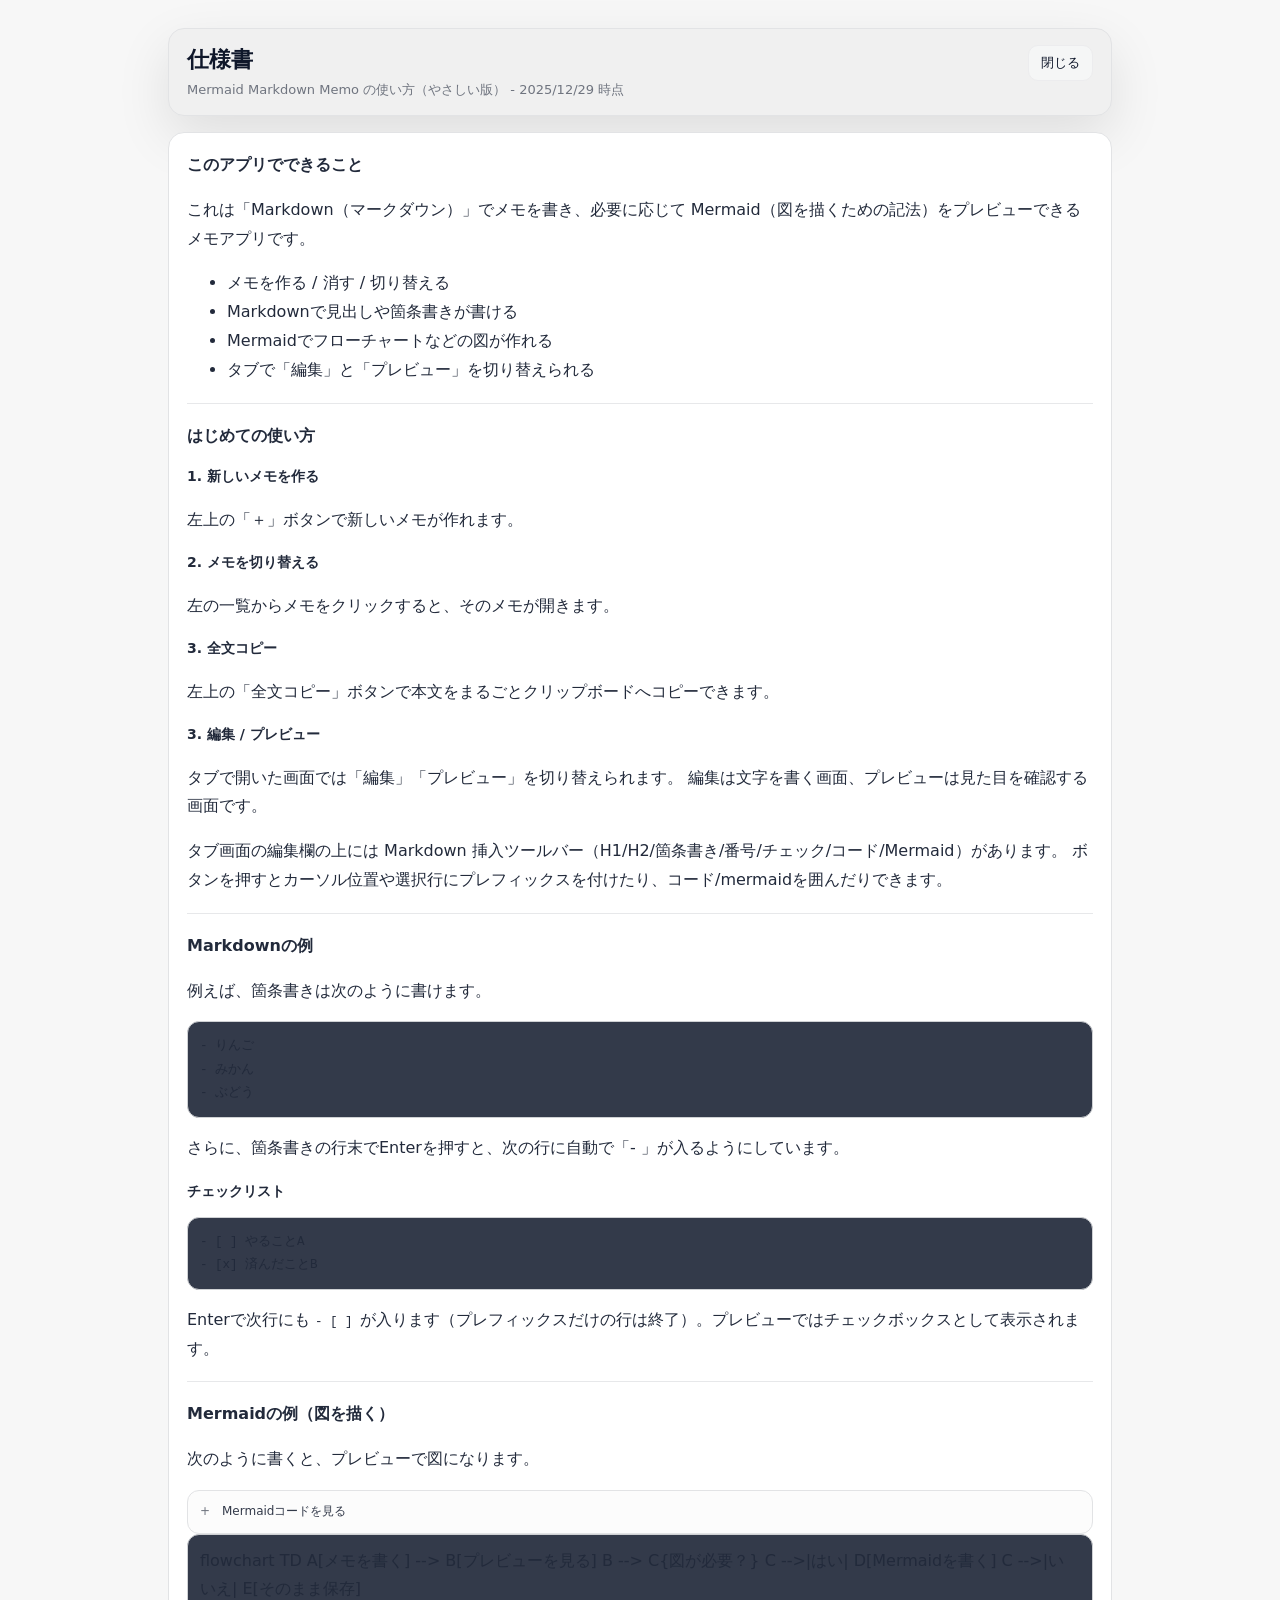
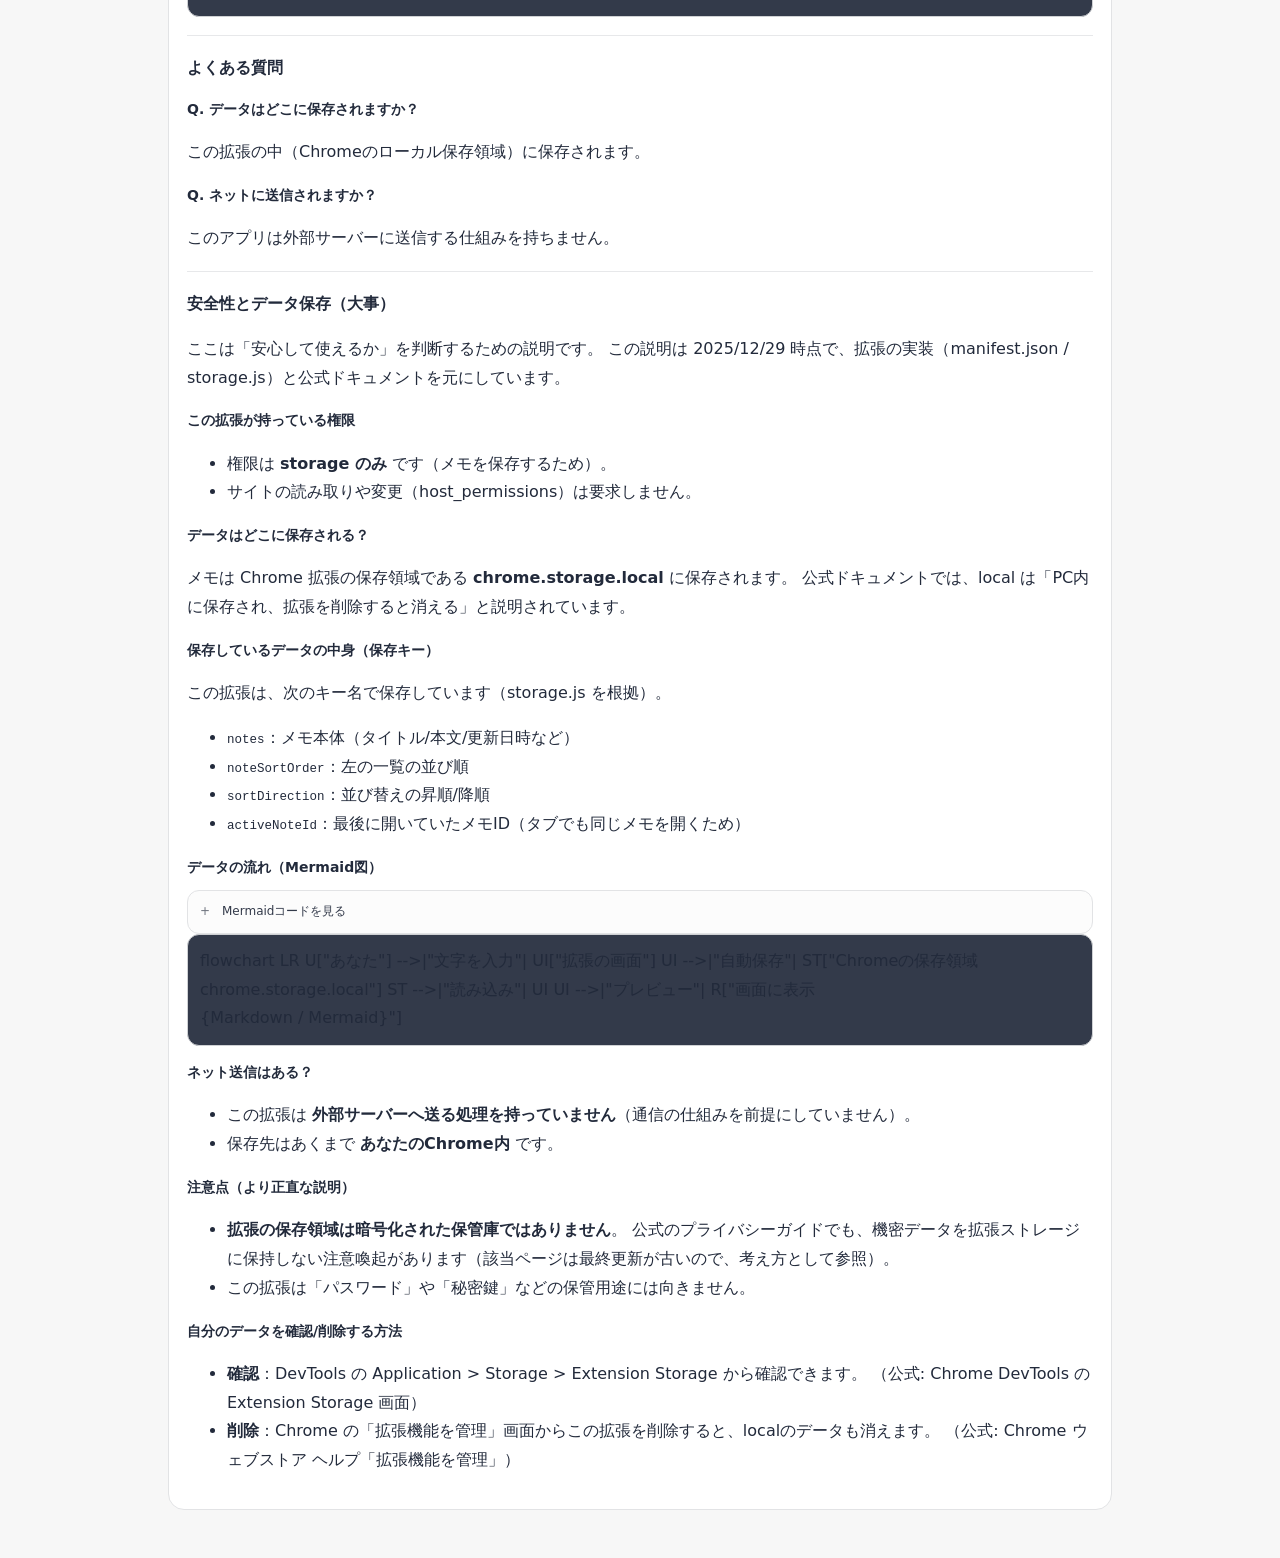
<file: extension/src/docs.html>
<!DOCTYPE html>
<html lang="ja">
  <head>
    <meta charset="UTF-8" />
    <meta name="viewport" content="width=device-width, initial-scale=1.0" />
    <title>仕様書 | Mermaid Markdown Memo</title>
    <link rel="stylesheet" href="themes.css" />
    <link rel="stylesheet" href="popup.css" />
    <link rel="stylesheet" href="docs.css" />
  </head>
  <body>
    <div class="docs">
      <header class="docs__header">
        <div class="docs__title">
          <h1>仕様書</h1>
          <p>Mermaid Markdown Memo の使い方（やさしい版） - 2025/12/29 時点</p>
        </div>
        <div class="docs__actions">
          <button class="button--ghost" id="close">閉じる</button>
        </div>
      </header>

      <main class="docs__content" id="content">
        <section>
          <h2>このアプリでできること</h2>
          <p>
            これは「Markdown（マークダウン）」でメモを書き、必要に応じて
            Mermaid（図を描くための記法）をプレビューできるメモアプリです。
          </p>
          <ul>
            <li>メモを作る / 消す / 切り替える</li>
            <li>Markdownで見出しや箇条書きが書ける</li>
            <li>Mermaidでフローチャートなどの図が作れる</li>
            <li>タブで「編集」と「プレビュー」を切り替えられる</li>
          </ul>
        </section>

        <section>
          <h2>はじめての使い方</h2>
          <h3>1. 新しいメモを作る</h3>
          <p>左上の「＋」ボタンで新しいメモが作れます。</p>

          <h3>2. メモを切り替える</h3>
          <p>左の一覧からメモをクリックすると、そのメモが開きます。</p>

          <h3>3. 全文コピー</h3>
          <p>左上の「全文コピー」ボタンで本文をまるごとクリップボードへコピーできます。</p>

          <h3>3. 編集 / プレビュー</h3>
          <p>
            タブで開いた画面では「編集」「プレビュー」を切り替えられます。
            編集は文字を書く画面、プレビューは見た目を確認する画面です。
          </p>
          <p>
            タブ画面の編集欄の上には Markdown 挿入ツールバー（H1/H2/箇条書き/番号/チェック/コード/Mermaid）があります。
            ボタンを押すとカーソル位置や選択行にプレフィックスを付けたり、コード/mermaidを囲んだりできます。
          </p>
        </section>

        <section>
          <h2>Markdownの例</h2>
          <p>例えば、箇条書きは次のように書けます。</p>
          <pre><code>- りんご
- みかん
- ぶどう</code></pre>
          <p>
            さらに、箇条書きの行末でEnterを押すと、次の行に自動で「- 」が入るようにしています。
          </p>

          <h3>チェックリスト</h3>
          <pre><code>- [ ] やることA
- [x] 済んだことB</code></pre>
          <p>Enterで次行にも <code>- [ ] </code> が入ります（プレフィックスだけの行は終了）。プレビューではチェックボックスとして表示されます。</p>
        </section>

        <section>
          <h2>Mermaidの例（図を描く）</h2>
          <p>次のように書くと、プレビューで図になります。</p>
          <details class="docs__details">
            <summary>Mermaidコードを見る</summary>
            <pre><code>```mermaid
flowchart TD
  A[メモを書く] --> B[プレビューを見る]
  B --> C{図が必要？}
  C -->|はい| D[Mermaidを書く]
  C -->|いいえ| E[そのまま保存]
```</code></pre>
          </details>

          <div class="mermaid">
flowchart TD
  A[メモを書く] --> B[プレビューを見る]
  B --> C{図が必要？}
  C -->|はい| D[Mermaidを書く]
  C -->|いいえ| E[そのまま保存]
          </div>
        </section>

        <section>
          <h2>よくある質問</h2>
          <h3>Q. データはどこに保存されますか？</h3>
          <p>この拡張の中（Chromeのローカル保存領域）に保存されます。</p>

          <h3>Q. ネットに送信されますか？</h3>
          <p>このアプリは外部サーバーに送信する仕組みを持ちません。</p>
        </section>

        <section>
          <h2>安全性とデータ保存（大事）</h2>
          <p>
            ここは「安心して使えるか」を判断するための説明です。
            この説明は 2025/12/29 時点で、拡張の実装（manifest.json / storage.js）と公式ドキュメントを元にしています。
          </p>

          <h3>この拡張が持っている権限</h3>
          <ul>
            <li>権限は <strong>storage のみ</strong> です（メモを保存するため）。</li>
            <li>サイトの読み取りや変更（host_permissions）は要求しません。</li>
          </ul>

          <h3>データはどこに保存される？</h3>
          <p>
            メモは Chrome 拡張の保存領域である <strong>chrome.storage.local</strong> に保存されます。
            公式ドキュメントでは、local は「PC内に保存され、拡張を削除すると消える」と説明されています。
          </p>

          <h3>保存しているデータの中身（保存キー）</h3>
          <p>この拡張は、次のキー名で保存しています（storage.js を根拠）。</p>
          <ul>
            <li><code>notes</code>：メモ本体（タイトル/本文/更新日時など）</li>
            <li><code>noteSortOrder</code>：左の一覧の並び順</li>
            <li><code>sortDirection</code>：並び替えの昇順/降順</li>
            <li><code>activeNoteId</code>：最後に開いていたメモID（タブでも同じメモを開くため）</li>
          </ul>

          <h3>データの流れ（Mermaid図）</h3>
          <details class="docs__details">
            <summary>Mermaidコードを見る</summary>
            <pre><code>```mermaid
flowchart LR
  U["あなた"] -->|"文字を入力"| UI["拡張の画面"]
  UI -->|"自動保存"| ST["Chromeの保存領域<br>chrome.storage.local"]
  ST -->|"読み込み"| UI
  UI -->|"プレビュー"| R["画面に表示<br>{Markdown / Mermaid}"]
```
            </code></pre>
          </details>
          <div class="mermaid">
flowchart LR
  U["あなた"] -->|"文字を入力"| UI["拡張の画面"]
  UI -->|"自動保存"| ST["Chromeの保存領域<br>chrome.storage.local"]
  ST -->|"読み込み"| UI
  UI -->|"プレビュー"| R["画面に表示<br>{Markdown / Mermaid}"]
          </div>

          <h3>ネット送信はある？</h3>
          <ul>
            <li>この拡張は <strong>外部サーバーへ送る処理を持っていません</strong>（通信の仕組みを前提にしていません）。</li>
            <li>保存先はあくまで <strong>あなたのChrome内</strong> です。</li>
          </ul>

          <h3>注意点（より正直な説明）</h3>
          <ul>
            <li><strong>拡張の保存領域は暗号化された保管庫ではありません</strong>。
              公式のプライバシーガイドでも、機密データを拡張ストレージに保持しない注意喚起があります（該当ページは最終更新が古いので、考え方として参照）。
            </li>
            <li>この拡張は「パスワード」や「秘密鍵」などの保管用途には向きません。</li>
          </ul>

          <h3>自分のデータを確認/削除する方法</h3>
          <ul>
            <li>
              <strong>確認</strong>：DevTools の Application &gt; Storage &gt; Extension Storage から確認できます。
              （公式: Chrome DevTools の Extension Storage 画面）
            </li>
            <li>
              <strong>削除</strong>：Chrome の「拡張機能を管理」画面からこの拡張を削除すると、localのデータも消えます。
              （公式: Chrome ウェブストア ヘルプ「拡張機能を管理」）
            </li>
          </ul>
        </section>
      </main>
    </div>

    <script src="lib/mermaid.min.js"></script>
    <script type="module" src="docs.js"></script>
  </body>
</html>
</file>
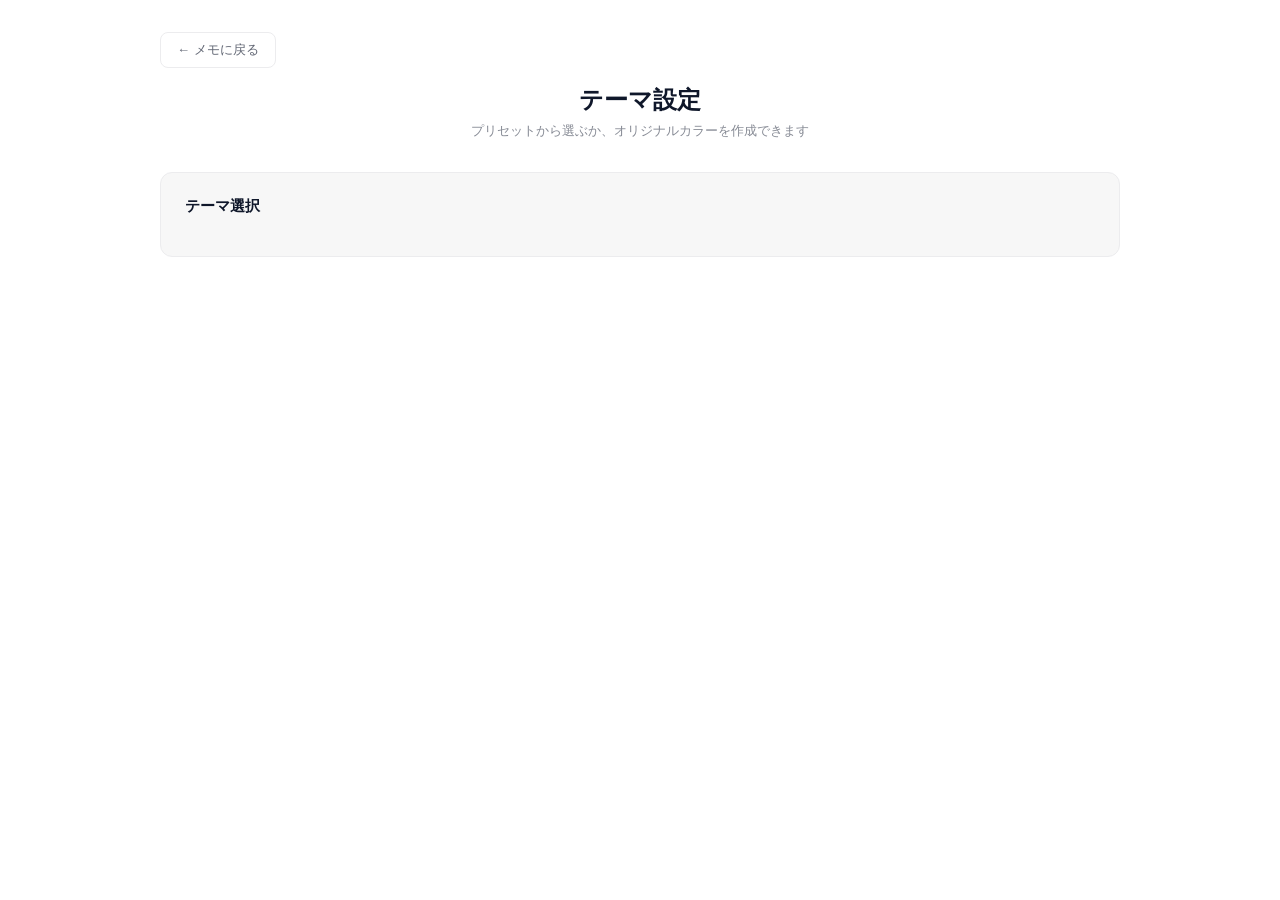
<file: extension/src/options.html>
<!DOCTYPE html>
<html lang="ja">
  <head>
    <meta charset="UTF-8" />
    <title>Mermaid Markdown Memo - 設定</title>
    <link rel="stylesheet" href="themes.css" />
    <link rel="stylesheet" href="options.css" />
  </head>
  <body>
    <div class="options">
      <nav class="options__nav">
        <button type="button" class="options__back-btn" id="backBtn">← メモに戻る</button>
      </nav>

      <header class="options__header">
        <h1 class="options__title">テーマ設定</h1>
        <p class="options__subtitle">プリセットから選ぶか、オリジナルカラーを作成できます</p>
      </header>

      <section class="options__section">
        <h2 class="options__section-title">テーマ選択</h2>
        <div class="theme-grid" id="themeGrid">
          <!-- JS で生成 -->
        </div>
      </section>

      <section class="options__section options__custom-section" id="customSection" hidden>
        <h2 class="options__section-title">カスタムテーマ</h2>

        <div class="custom-layout">
          <!-- 左カラム: コントロール -->
          <div class="custom-layout__controls">
            <div class="custom-controls">
              <div class="custom-controls__row">
                <label class="custom-controls__label" for="baseTheme">ベーステーマ</label>
                <select class="custom-controls__select" id="baseTheme">
                  <option value="light">Light</option>
                  <option value="dark" selected>Dark</option>
                  <option value="solarized-light">Solarized Light</option>
                  <option value="nord">Nord</option>
                  <option value="dracula">Dracula</option>
                </select>
              </div>

              <div class="color-pickers" id="colorPickers">
                <!-- 基本色（常時展開） -->
                <div class="color-group color-group--open">
                  <button type="button" class="color-group__header" data-group="basic">
                    <span class="color-group__title">基本色</span>
                    <span class="color-group__chevron">▾</span>
                  </button>
                  <div class="color-group__body">
                    <div class="color-picker">
                      <label class="color-picker__label" for="colorBg">背景</label>
                      <div class="color-picker__input-group">
                        <input type="color" id="colorBg" class="color-picker__input" />
                        <input type="text" id="colorBgHex" class="color-picker__hex" maxlength="7" spellcheck="false" />
                      </div>
                    </div>
                    <div class="color-picker">
                      <label class="color-picker__label" for="colorText">テキスト</label>
                      <div class="color-picker__input-group">
                        <input type="color" id="colorText" class="color-picker__input" />
                        <input type="text" id="colorTextHex" class="color-picker__hex" maxlength="7" spellcheck="false" />
                      </div>
                    </div>
                    <div class="color-picker">
                      <label class="color-picker__label" for="colorAccent">アクセント</label>
                      <div class="color-picker__input-group">
                        <input type="color" id="colorAccent" class="color-picker__input" />
                        <input type="text" id="colorAccentHex" class="color-picker__hex" maxlength="7" spellcheck="false" />
                      </div>
                    </div>
                    <div class="color-picker">
                      <label class="color-picker__label" for="colorSidebar">サイドバー</label>
                      <div class="color-picker__input-group">
                        <input type="color" id="colorSidebar" class="color-picker__input" />
                        <input type="text" id="colorSidebarHex" class="color-picker__hex" maxlength="7" spellcheck="false" />
                      </div>
                    </div>
                    <div class="color-picker">
                      <label class="color-picker__label" for="colorCode">コード背景</label>
                      <div class="color-picker__input-group">
                        <input type="color" id="colorCode" class="color-picker__input" />
                        <input type="text" id="colorCodeHex" class="color-picker__hex" maxlength="7" spellcheck="false" />
                      </div>
                    </div>
                  </div>
                </div>

                <!-- UI要素（折りたたみ） -->
                <div class="color-group">
                  <button type="button" class="color-group__header" data-group="ui">
                    <span class="color-group__title">UI要素</span>
                    <span class="color-group__chevron">▸</span>
                  </button>
                  <div class="color-group__body">
                    <div class="color-picker color-picker--auto" data-color-key="border">
                      <label class="color-picker__label" for="colorBorder">ボーダー</label>
                      <div class="color-picker__input-group">
                        <input type="color" id="colorBorder" class="color-picker__input" />
                        <input type="text" id="colorBorderHex" class="color-picker__hex" maxlength="7" spellcheck="false" />
                        <button type="button" class="color-picker__auto-btn color-picker__auto-btn--active" data-auto-for="border">自動</button>
                      </div>
                    </div>
                    <div class="color-picker color-picker--auto" data-color-key="hover">
                      <label class="color-picker__label" for="colorHover">ホバー</label>
                      <div class="color-picker__input-group">
                        <input type="color" id="colorHover" class="color-picker__input" />
                        <input type="text" id="colorHoverHex" class="color-picker__hex" maxlength="7" spellcheck="false" />
                        <button type="button" class="color-picker__auto-btn color-picker__auto-btn--active" data-auto-for="hover">自動</button>
                      </div>
                    </div>
                    <div class="color-picker color-picker--auto" data-color-key="button">
                      <label class="color-picker__label" for="colorButton">ボタン</label>
                      <div class="color-picker__input-group">
                        <input type="color" id="colorButton" class="color-picker__input" />
                        <input type="text" id="colorButtonHex" class="color-picker__hex" maxlength="7" spellcheck="false" />
                        <button type="button" class="color-picker__auto-btn color-picker__auto-btn--active" data-auto-for="button">自動</button>
                      </div>
                    </div>
                  </div>
                </div>

                <!-- 状態色（折りたたみ） -->
                <div class="color-group">
                  <button type="button" class="color-group__header" data-group="state">
                    <span class="color-group__title">状態色</span>
                    <span class="color-group__chevron">▸</span>
                  </button>
                  <div class="color-group__body">
                    <div class="color-picker color-picker--auto" data-color-key="danger">
                      <label class="color-picker__label" for="colorDanger">エラー/削除</label>
                      <div class="color-picker__input-group">
                        <input type="color" id="colorDanger" class="color-picker__input" />
                        <input type="text" id="colorDangerHex" class="color-picker__hex" maxlength="7" spellcheck="false" />
                        <button type="button" class="color-picker__auto-btn color-picker__auto-btn--active" data-auto-for="danger">自動</button>
                      </div>
                    </div>
                    <div class="color-picker color-picker--auto" data-color-key="success">
                      <label class="color-picker__label" for="colorSuccess">保存成功</label>
                      <div class="color-picker__input-group">
                        <input type="color" id="colorSuccess" class="color-picker__input" />
                        <input type="text" id="colorSuccessHex" class="color-picker__hex" maxlength="7" spellcheck="false" />
                        <button type="button" class="color-picker__auto-btn color-picker__auto-btn--active" data-auto-for="success">自動</button>
                      </div>
                    </div>
                  </div>
                </div>

                <!-- テキスト詳細（折りたたみ） -->
                <div class="color-group">
                  <button type="button" class="color-group__header" data-group="textDetail">
                    <span class="color-group__title">テキスト詳細</span>
                    <span class="color-group__chevron">▸</span>
                  </button>
                  <div class="color-group__body">
                    <div class="color-picker color-picker--auto" data-color-key="secondaryText">
                      <label class="color-picker__label" for="colorSecondaryText">サブテキスト</label>
                      <div class="color-picker__input-group">
                        <input type="color" id="colorSecondaryText" class="color-picker__input" />
                        <input type="text" id="colorSecondaryTextHex" class="color-picker__hex" maxlength="7" spellcheck="false" />
                        <button type="button" class="color-picker__auto-btn color-picker__auto-btn--active" data-auto-for="secondaryText">自動</button>
                      </div>
                    </div>
                    <div class="color-picker color-picker--auto" data-color-key="mutedText">
                      <label class="color-picker__label" for="colorMutedText">ミュートテキスト</label>
                      <div class="color-picker__input-group">
                        <input type="color" id="colorMutedText" class="color-picker__input" />
                        <input type="text" id="colorMutedTextHex" class="color-picker__hex" maxlength="7" spellcheck="false" />
                        <button type="button" class="color-picker__auto-btn color-picker__auto-btn--active" data-auto-for="mutedText">自動</button>
                      </div>
                    </div>
                  </div>
                </div>
              </div>
            </div>

            <div class="custom-actions">
              <button type="button" class="custom-actions__btn custom-actions__btn--save" id="saveCustom">保存</button>
              <button type="button" class="custom-actions__btn custom-actions__btn--reset" id="resetCustom">リセット</button>
            </div>

            <div class="custom-status" id="customStatus" hidden></div>
          </div>

          <!-- 右カラム: プレビュー (sticky) -->
          <div class="custom-layout__preview">
            <div class="preview-panel" id="previewPanel">
              <h3 class="preview-panel__title">プレビュー</h3>

              <!-- タブ切替 -->
              <div class="preview-tabs">
                <button type="button" class="preview-tabs__btn preview-tabs__btn--active" data-preview-tab="popup">ポップアップ</button>
                <button type="button" class="preview-tabs__btn" data-preview-tab="tab">タブビュー</button>
              </div>

              <!-- ポップアップビュー（既存） -->
              <div class="preview-mini" id="previewMini" data-preview-view="popup">
                <div class="preview-mini__sidebar">
                  <div class="preview-mini__sidebar-header">Memo</div>
                  <div class="preview-mini__sidebar-item preview-mini__sidebar-item--active">メモ 1</div>
                  <div class="preview-mini__sidebar-item">メモ 2</div>
                  <div class="preview-mini__sidebar-item">メモ 3</div>
                </div>
                <div class="preview-mini__editor">
                  <div class="preview-mini__toolbar">
                    <span class="preview-mini__toolbar-btn preview-mini__toolbar-btn--active">編集</span>
                    <span class="preview-mini__toolbar-btn">プレビュー</span>
                  </div>
                  <div class="preview-mini__content">
                    <div class="preview-mini__title-bar">サンプルメモ</div>
                    <div class="preview-mini__text-area">
                      <span class="preview-mini__text-line">## 見出し</span>
                      <span class="preview-mini__text-line preview-mini__text-line--muted">テキストの内容…</span>
                    </div>
                    <div class="preview-mini__code-block">
                      <span class="preview-mini__code-text">const x = 42;</span>
                    </div>
                    <div class="preview-mini__accent-bar"></div>
                  </div>
                </div>
              </div>

              <!-- タブビュー（新規） -->
              <div class="preview-mini preview-mini--tab" id="previewTab" data-preview-view="tab" style="display:none">
                <!-- Markdownツールバー -->
                <div class="preview-mini__md-toolbar">
                  <span class="preview-mini__md-btn">B</span>
                  <span class="preview-mini__md-btn">I</span>
                  <span class="preview-mini__md-btn">H</span>
                  <span class="preview-mini__md-btn">🔗</span>
                  <span class="preview-mini__md-btn">📷</span>
                  <span class="preview-mini__md-btn">—</span>
                </div>
                <!-- 左右分割: エディタ | レンダリング結果 -->
                <div class="preview-mini__split">
                  <div class="preview-mini__split-editor">
                    <div class="preview-mini__text-area">
                      <span class="preview-mini__text-line">## 見出し</span>
                      <span class="preview-mini__text-line preview-mini__text-line--muted">テキストの内容…</span>
                      <span class="preview-mini__text-line preview-mini__text-line--accent">[リンク](url)</span>
                    </div>
                    <div class="preview-mini__code-block">
                      <span class="preview-mini__code-text">const x = 42;</span>
                    </div>
                  </div>
                  <div class="preview-mini__split-divider"></div>
                  <div class="preview-mini__split-preview">
                    <div class="preview-mini__rendered-heading">見出し</div>
                    <div class="preview-mini__rendered-text">テキストの内容…</div>
                    <div class="preview-mini__rendered-link">リンク</div>
                    <div class="preview-mini__rendered-code">const x = 42;</div>
                  </div>
                </div>
                <!-- ステータスバー -->
                <div class="preview-mini__statusbar">
                  <span class="preview-mini__status-dot preview-mini__status-dot--saved"></span>
                  <span class="preview-mini__status-text">保存済み</span>
                  <span class="preview-mini__status-info">42文字</span>
                </div>
              </div>
            </div>
          </div>
        </div>
      </section>
    </div>

    <script type="module" src="options.js"></script>
  </body>
</html>
</file>
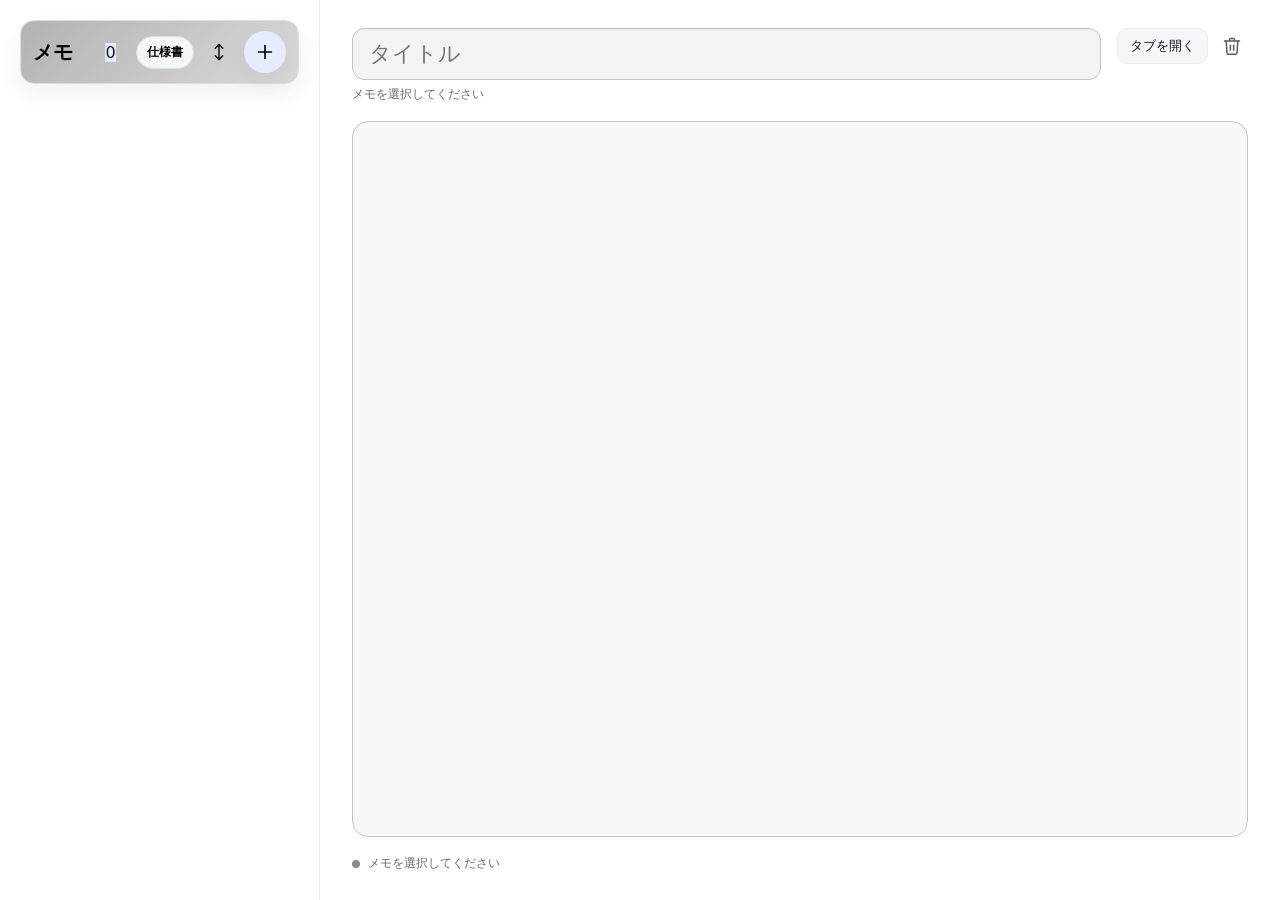
<file: extension/src/popup.html>
<!DOCTYPE html>
<html lang="ja">
  <head>
    <meta charset="UTF-8" />
    <title>Mermaid Markdown Memo</title>
    <link rel="stylesheet" href="themes.css" />
    <link rel="stylesheet" href="popup.css" />
  </head>
  <body>
    <div class="app">
      <aside class="sidebar">
        <header class="sidebar__header">
          <div class="sidebar__title-group">
            <h1 class="sidebar__title">メモ</h1>
          </div>
          <div class="sidebar__header-actions">
            <span id="noteCount" class="badge" aria-live="polite">0</span>
            <div id="themeSelector"></div>
            <button id="openDocs" class="docs-button" type="button" aria-label="仕様書を開く">仕様書</button>
            <button
              id="sortToggle"
              class="icon-button"
              title="更新日時で並べ替え"
              aria-label="更新日時で並べ替え"
              type="button"
            >
              <svg
                width="18"
                height="18"
                viewBox="0 0 24 24"
                fill="none"
                stroke="currentColor"
                stroke-width="1.8"
                stroke-linecap="round"
                stroke-linejoin="round"
                aria-hidden="true"
              >
                <polyline points="7 7 12 2 17 7"></polyline>
                <line x1="12" y1="2" x2="12" y2="22"></line>
                <polyline points="17 17 12 22 7 17"></polyline>
              </svg>
              <span class="visually-hidden">更新日時ソート</span>
            </button>
            <button
              id="createNote"
              class="icon-button icon-button--primary"
              title="新規メモを作成"
              aria-label="新規メモを作成"
            >
              <svg width="22" height="22" viewBox="0 0 24 24" fill="none" stroke="currentColor" stroke-width="1.8" stroke-linecap="round" stroke-linejoin="round">
                <line x1="12" y1="5" x2="12" y2="19" />
                <line x1="5" y1="12" x2="19" y2="12" />
              </svg>
              <span class="visually-hidden">新しいメモ</span>
            </button>
          </div>
        </header>
        <ul id="noteList" class="note-list" aria-label="メモ一覧"></ul>
      </aside>
      <main class="editor" aria-live="polite">
        <section class="empty-state" id="emptyState" hidden>
          <div class="empty-state__card" role="status" aria-live="polite">
            <div class="empty-state__icon" aria-hidden="true">
              <svg width="44" height="44" viewBox="0 0 24 24" fill="none" stroke="currentColor" stroke-width="1.6" stroke-linecap="round" stroke-linejoin="round">
                <path d="M14 2H6a2 2 0 0 0-2 2v16a2 2 0 0 0 2 2h12a2 2 0 0 0 2-2V8z"></path>
                <polyline points="14 2 14 8 20 8"></polyline>
                <line x1="8" y1="13" x2="16" y2="13"></line>
                <line x1="8" y1="17" x2="14" y2="17"></line>
              </svg>
            </div>
            <h2 class="empty-state__title">まだメモがありません</h2>
            <p class="empty-state__text">「＋」または下のボタンから最初のメモを作成できます。</p>
            <div class="empty-state__actions">
              <button id="emptyCreateNote" class="pill-button" type="button">新しいメモを作成</button>
              <button id="emptyOpenDocs" class="empty-state__secondary" type="button">仕様書を見る</button>
            </div>
          </div>
        </section>

        <div class="editor__content" id="editorContent">
          <div class="editor__header">
            <div class="editor__title-wrapper">
              <input
                id="noteTitle"
                class="editor__title-input"
                type="text"
                placeholder="タイトル"
                aria-label="メモタイトル"
              />
              <span id="noteMeta" class="editor__meta">メモを選択してください</span>
            </div>
            <div class="editor__actions">
              <button class="button--ghost" id="previewButton" type="button" aria-label="タブで編集・プレビューを開く">
                タブを開く
              </button>
              <button
                id="deleteNote"
                class="icon-button"
                title="メモを削除"
                aria-label="メモを削除"
              >
                <svg
                  width="20"
                  height="20"
                  viewBox="0 0 24 24"
                  fill="none"
                  stroke="currentColor"
                  stroke-width="1.8"
                  stroke-linecap="round"
                  stroke-linejoin="round"
                  aria-hidden="true"
                >
                  <polyline points="3 6 5 6 21 6" />
                  <path d="M19 6l-1 14a2 2 0 0 1-2 2H8a2 2 0 0 1-2-2L5 6" />
                  <path d="M10 11v6" />
                  <path d="M14 11v6" />
                  <path d="M9 6V4a1 1 0 0 1 1-1h4a1 1 0 0 1 1 1v2" />
                </svg>
              </button>
            </div>
          </div>
          <textarea
            id="noteBody"
            class="editor__textarea"
            aria-label="メモ本文"
          ></textarea>
          <div class="editor__status" id="editorStatus" aria-live="polite">
            <span class="status-indicator status-indicator--idle" aria-hidden="true"></span>
            <span class="editor__status-text">メモを選択してください</span>
          </div>
        </div>
      </main>
    </div>
    <div class="preview-backdrop" id="previewBackdrop" hidden></div>
    <div class="preview-modal" id="previewModal" hidden>
      <div class="preview-modal__header">
        <h2 class="preview-modal__title">プレビュー</h2>
        <div class="preview-modal__actions">
          <button class="copy-button" id="previewCopyAll" type="button">全文コピー</button>
          <button class="icon-button" id="previewClose" aria-label="閉じる" type="button">
            <svg width="18" height="18" viewBox="0 0 24 24" fill="none" stroke="currentColor" stroke-width="1.8" stroke-linecap="round" stroke-linejoin="round" aria-hidden="true">
              <line x1="18" y1="6" x2="6" y2="18"></line>
              <line x1="6" y1="6" x2="18" y2="18"></line>
            </svg>
          </button>
        </div>
      </div>
      <div class="preview-modal__body" id="previewBody"></div>
    </div>
    <!-- Mermaid はローカル同梱を推奨（CSP対策）。lib/mermaid.min.js を配置してください。 -->
    <script src="lib/mermaid.min.js"></script>
    <script type="module" src="popup.js"></script>
  </body>
</html>
</file>
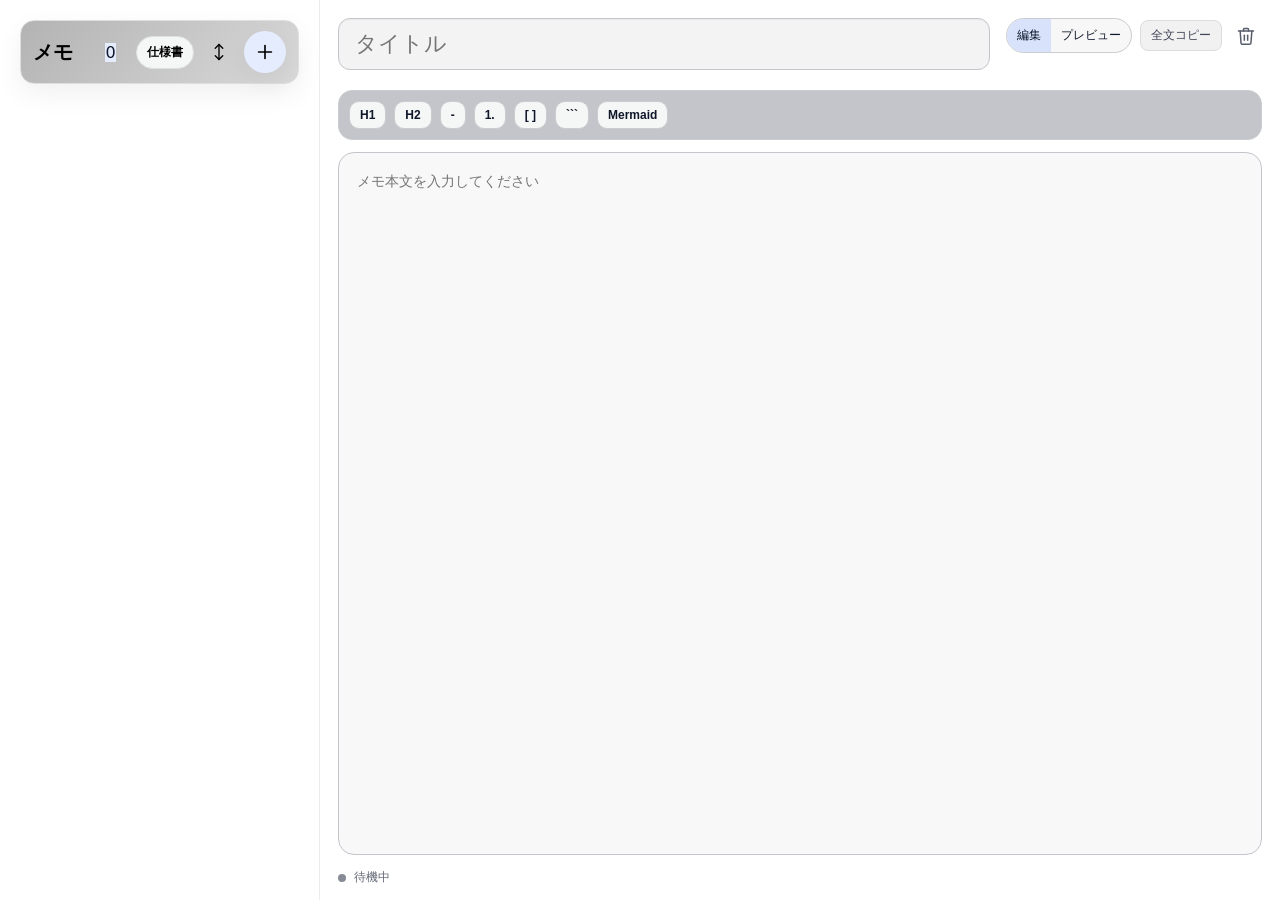
<file: extension/src/preview.html>
<!DOCTYPE html>
<html lang="ja">
  <head>
    <meta charset="UTF-8" />
    <meta name="viewport" content="width=device-width, initial-scale=1.0" />
    <title>プレビュー | Mermaid Markdown Memo</title>
    <link rel="stylesheet" href="themes.css" />
    <link rel="stylesheet" href="popup.css" />
    <link rel="stylesheet" href="preview.css" />
  </head>
  <body>
    <div class="app">
      <aside class="sidebar">
        <header class="sidebar__header">
          <div class="sidebar__title-group">
            <h1 class="sidebar__title">メモ</h1>
          </div>
          <div class="sidebar__header-actions">
            <span id="noteCount" class="badge" aria-live="polite">0</span>
            <div id="themeSelector"></div>
            <button id="openDocs" class="docs-button" type="button" aria-label="仕様書を開く">仕様書</button>
            <button
              id="sortToggle"
              class="icon-button"
              title="更新日時で並べ替え"
              aria-label="更新日時で並べ替え"
              type="button"
            >
              <svg
                width="18"
                height="18"
                viewBox="0 0 24 24"
                fill="none"
                stroke="currentColor"
                stroke-width="1.8"
                stroke-linecap="round"
                stroke-linejoin="round"
                aria-hidden="true"
              >
                <polyline points="7 7 12 2 17 7"></polyline>
                <line x1="12" y1="2" x2="12" y2="22"></line>
                <polyline points="17 17 12 22 7 17"></polyline>
              </svg>
              <span class="visually-hidden">更新日時ソート</span>
            </button>
            <button
              id="createNote"
              class="icon-button icon-button--primary"
              title="新規メモを作成"
              aria-label="新規メモを作成"
              type="button"
            >
              <svg width="22" height="22" viewBox="0 0 24 24" fill="none" stroke="currentColor" stroke-width="1.8" stroke-linecap="round" stroke-linejoin="round">
                <line x1="12" y1="5" x2="12" y2="19" />
                <line x1="5" y1="12" x2="19" y2="12" />
              </svg>
              <span class="visually-hidden">新しいメモ</span>
            </button>
          </div>
        </header>
        <ol class="note-list" id="noteList" aria-label="メモ一覧"></ol>
      </aside>

      <main class="editor" aria-live="polite">
        <section class="empty-state" id="emptyState" hidden>
          <div class="empty-state__card" role="status" aria-live="polite">
            <div class="empty-state__icon" aria-hidden="true">
              <svg width="44" height="44" viewBox="0 0 24 24" fill="none" stroke="currentColor" stroke-width="1.6" stroke-linecap="round" stroke-linejoin="round">
                <path d="M14 2H6a2 2 0 0 0-2 2v16a2 2 0 0 0 2 2h12a2 2 0 0 0 2-2V8z"></path>
                <polyline points="14 2 14 8 20 8"></polyline>
                <line x1="8" y1="13" x2="16" y2="13"></line>
                <line x1="8" y1="17" x2="14" y2="17"></line>
              </svg>
            </div>
            <h2 class="empty-state__title">まだメモがありません</h2>
            <p class="empty-state__text">「＋」または下のボタンから最初のメモを作成できます。</p>
            <div class="empty-state__actions">
              <button id="emptyCreateNote" class="pill-button" type="button">新しいメモを作成</button>
              <button id="emptyOpenDocs" class="empty-state__secondary" type="button">仕様書を見る</button>
            </div>
          </div>
        </section>

        <div class="editor__content" id="editorContent">
          <button id="previewButton" type="button" hidden aria-hidden="true"></button>
          <div class="editor__header">
            <div class="editor__title-wrapper">
              <input class="editor__title-input" id="noteTitle" type="text" aria-label="メモタイトル" placeholder="タイトル" />
              <span class="editor__meta" id="noteMeta"></span>
            </div>
            <div class="editor__actions">
              <div class="segmented">
                <button class="segmented__button" id="modeEdit" aria-pressed="true">編集</button>
                <button class="segmented__button" id="modePreview" aria-pressed="false">プレビュー</button>
              </div>
              <button class="copy-button" id="copyAll">全文コピー</button>
              <button class="icon-button" id="deleteNote" title="メモを削除" aria-label="メモを削除">
                <svg width="20" height="20" viewBox="0 0 24 24" fill="none" stroke="currentColor" stroke-width="1.8" stroke-linecap="round" stroke-linejoin="round" aria-hidden="true">
                  <polyline points="3 6 5 6 21 6"></polyline>
                  <path d="M19 6l-1 14a2 2 0 0 1-2 2H8a2 2 0 0 1-2-2L5 6"></path>
                  <path d="M10 11v6"></path>
                  <path d="M14 11v6"></path>
                  <path d="M9 6V4a1 1 0 0 1 1-1h4a1 1 0 0 1 1 1v2"></path>
                </svg>
              </button>
            </div>
          </div>

          <div class="editor__body">
            <section class="editor__panel editor__panel--edit" id="editPanel">
              <div class="md-toolbar" id="mdToolbar" role="toolbar" aria-label="Markdown挿入">
                <button class="md-toolbar__button" id="mdH1" type="button" aria-label="見出し1を挿入">H1</button>
                <button class="md-toolbar__button" id="mdH2" type="button" aria-label="見出し2を挿入">H2</button>
                <button class="md-toolbar__button" id="mdBullet" type="button" aria-label="箇条書きを挿入">-</button>
                <button class="md-toolbar__button" id="mdNumbered" type="button" aria-label="番号リストを挿入">1.</button>
                <button class="md-toolbar__button" id="mdTask" type="button" aria-label="チェックリストを挿入">[ ]</button>
                <button class="md-toolbar__button" id="mdCode" type="button" aria-label="コードブロックを挿入">```</button>
                <button class="md-toolbar__button" id="mdMermaid" type="button" aria-label="Mermaidブロックを挿入">Mermaid</button>
              </div>
              <textarea class="editor__textarea" id="noteBody" aria-label="メモ本文" placeholder="メモ本文を入力してください"></textarea>
            </section>
            <section class="editor__panel editor__panel--preview" id="previewPanel" hidden>
              <div class="preview-container" id="content"></div>
            </section>
          </div>

          <div class="editor__status" aria-live="polite">
            <span class="status-indicator" aria-hidden="true"></span>
            <span class="editor__status-text" id="statusText">待機中</span>
          </div>
        </div>
      </main>
    </div>

    <script src="lib/mermaid.min.js"></script>
    <script type="module" src="preview.js"></script>
  </body>
</html>
</file>
<file: extension/src/themes.css>
/* =================================================================
   Mermaid Markdown Memo - Theme Styles

   CSS変数の実際の値は theme.js + color-engine.js が
   全テーマ共通で自動派生して :root にインライン適用する。

   ここには以下のみを配置する:
   1. :root の Light テーマフォールバック（JS 読み込み前の初期表示用）
   2. テーマセレクタ等のコンポーネントスタイル
   ================================================================= */

/* -----------------------------------------------------------------
   1. Light Theme Fallback (JS 読み込み前のちらつき防止)
   ----------------------------------------------------------------- */
:root {
  --bg-primary: #ffffff;
  --bg-secondary: #f7f7f7;
  --bg-tertiary: #f0f0f0;
  --bg-sidebar: #ffffff;
  --bg-sidebar-header: linear-gradient(135deg, #b3b3b3, #d9d9d9);
  --bg-input: #f2f2f2;
  --bg-textarea: #f7f7f7;
  --bg-hover: #dce6f8;
  --bg-button: #e2eaf8;
  --bg-button-hover: #c9d7f1;
  --bg-code: #0f172a;
  --bg-preview: #ffffff;
  --text-primary: #0f172a;
  --text-secondary: #6b7a8d;
  --text-muted: #8c96a5;
  --text-inverse: #000000;
  --border-color: #e0e2e6;
  --border-color-light: #eceef1;
  --border-color-input: #c0c5cd;
  --accent-color: #2563eb;
  --accent-soft: #e2eaf8;
  --accent-hover: #1a4fcc;
  --danger-color: #ef4444;
  --success-color: #22c55e;
  --shadow: 0 24px 50px rgba(0,0,0,0.12);
  --shadow-soft: 0 10px 28px rgba(0,0,0,0.06);
  --icon-color: #596579;
  --icon-hover-color: #ef4444;
  --icon-hover-bg: #e4e6ea;
  --btn-ghost-hover-bg: #e4e6ea;
  --btn-copy-bg: #f2f3f4;
  --btn-copy-text: #3d4a5c;
  --btn-copy-border: #dce0e5;
  --bg-code-block: #e2e5e9;
  --border-code-block: #ccd0d6;
  --text-code-block: #f8fafc;
  --bg-overlay: rgba(0, 0, 0, 0.55);
  --bg-modal: #f2f3f4;
  --bg-modal-border: #c0c5cd;
  --shadow-heavy: 0 24px 70px rgba(0,0,0,0.2);
  --bg-toolbar: #f0f1f2;
  --border-toolbar: #c0c5cd;
  --bg-segmented: #f7f7f7;
  --border-segmented: #c0c5cd;
  --text-segmented: #0f172a;
  --bg-segmented-active: #d6e1f5;
  --status-idle: #8c96a5;
  --status-saving: #2563eb;
  --status-saved: #22c55e;
  --bg-button-subtle: #f7f8f9;
  --bg-button-default: #e6e8eb;
  --text-button-default: #0f172a;
  --text-button-on-accent: #ffffff;
  --bg-docs-header: #f0f0f0;
  --bg-docs-content: #ffffff;
  --bg-docs-notice: #f7f7f7;
  --bg-docs-details: #fbfbfb;
  --bg-docs-error: #fdf0f0;
  --border-docs-error: #f3b3b3;
  --text-docs-heading: #0f172a;
  --text-docs-body: #1e2a3a;
  --text-docs-muted: #97a0ad;
  --text-docs-summary: #3d4a5c;
  --border-docs: #e8eaed;
  --border-docs-section: #eceef1;
  --shadow-docs: 0 20px 54px rgba(0,0,0,0.1);
  --shadow-inset: rgba(0, 0, 0, 0.04);
  --text-info: #8c96a5;
  --border-toolbar-btn: #ccd0d6;
  --text-toolbar-btn: #0f172a;
  --checkbox-accent: #2563eb;
}

/* -----------------------------------------------------------------
   2. Theme Selector Component Styles
   ----------------------------------------------------------------- */
.theme-selector {
  position: relative;
}

.theme-selector__button {
  border: 1px solid var(--border-color-light);
  background: var(--bg-button-subtle);
  color: var(--text-inverse);
  border-radius: 999px;
  padding: 7px 10px;
  font-size: 12px;
  font-weight: 600;
  cursor: pointer;
  display: flex;
  align-items: center;
  gap: 6px;
  transition: background 0.2s ease, border-color 0.2s ease;
}

.theme-selector__button:hover {
  background: var(--btn-ghost-hover-bg);
  border-color: var(--border-color-input);
}

.theme-selector__dropdown {
  position: absolute;
  top: calc(100% + 6px);
  right: 0;
  min-width: 160px;
  background: var(--bg-secondary);
  border: 1px solid var(--border-color);
  border-radius: 12px;
  box-shadow: var(--shadow-soft);
  padding: 6px;
  z-index: 100;
  opacity: 0;
  visibility: hidden;
  transform: translateY(-8px);
  transition: opacity 0.2s ease, visibility 0.2s ease, transform 0.2s ease;
}

.theme-selector__dropdown[data-open="true"] {
  opacity: 1;
  visibility: visible;
  transform: translateY(0);
}

.theme-selector__option {
  display: flex;
  align-items: center;
  gap: 10px;
  width: 100%;
  padding: 10px 12px;
  border: none;
  background: transparent;
  color: var(--text-primary);
  font-size: 13px;
  text-align: left;
  cursor: pointer;
  border-radius: 8px;
  transition: background 0.15s ease;
}

.theme-selector__option:hover {
  background: var(--bg-hover);
}

.theme-selector__option[aria-selected="true"] {
  background: var(--accent-soft);
  font-weight: 600;
}

.theme-selector__swatch {
  width: 16px;
  height: 16px;
  border-radius: 50%;
  border: 2px solid var(--border-color);
  flex-shrink: 0;
}

.theme-selector__swatch--light {
  background: linear-gradient(135deg, #ffffff 50%, #f5f5f5 50%);
}

.theme-selector__swatch--dark {
  background: linear-gradient(135deg, #1e1e1e 50%, #2d2d2d 50%);
}

.theme-selector__swatch--solarized-light {
  background: linear-gradient(135deg, #fdf6e3 50%, #eee8d5 50%);
}

.theme-selector__swatch--nord {
  background: linear-gradient(135deg, #2e3440 50%, #88c0d0 50%);
}

.theme-selector__swatch--dracula {
  background: linear-gradient(135deg, #282a36 50%, #bd93f9 50%);
}

.theme-selector__swatch--custom {
  background: conic-gradient(#ff0000, #ff8800, #ffff00, #00ff00, #0088ff, #8800ff, #ff0000);
}
</file>
<file: extension/src/popup.css>
/* CSS変数は themes.css で定義 */

/* テーマ別スタイルはthemes.cssのCSS変数で管理 */

body {
  margin: 0;
  font-family: "Noto Sans JP", system-ui, -apple-system, BlinkMacSystemFont, "Segoe UI",
    sans-serif;
  background: var(--bg-secondary);
  color: var(--text-primary);
  min-width: 720px;
  min-height: 480px;
}

*, *::before, *::after {
  box-sizing: border-box;
}

/* テーマはthemes.cssのCSS変数で管理 */

.app {
  display: grid;
  grid-template-columns: 320px 1fr;
  height: 100vh;
  background: var(--bg-secondary);
}

.sidebar {
  background: var(--bg-sidebar);
  border-right: 1px solid var(--border-color);
  display: flex;
  flex-direction: column;
  padding: 20px;
  gap: 16px;
}

.sidebar__subtitle {
  color: var(--text-muted);
}

.badge {
  background: var(--accent-soft);
  color: var(--text-primary);
}

.note-list__item {
  border-color: var(--border-color-light);
}

.note-list__item:hover,
.note-list__item--active {
  background: var(--bg-hover);
}

.note-list__title {
  color: var(--text-primary);
}

.sidebar__header {
  display: flex;
  align-items: center;
  justify-content: space-between;
  gap: 12px;
  padding: 10px 12px;
  border: 1px solid var(--border-color-light);
  border-radius: 14px;
  background: var(--bg-sidebar-header);
  box-shadow: var(--shadow-soft);
}

.sidebar__header-actions {
  display: flex;
  align-items: center;
  gap: 10px;
  flex-shrink: 0;
}

.docs-button {
  border: 1px solid var(--border-color-light);
  background: var(--bg-button-subtle);
  color: var(--text-inverse);
  border-radius: 999px;
  padding: 7px 10px;
  font-size: 12px;
  font-weight: 600;
  letter-spacing: 0.01em;
  cursor: pointer;
  transition: background 0.2s ease, border-color 0.2s ease, transform 0.1s ease;
}

.docs-button:hover {
  background: var(--btn-ghost-hover-bg);
  border-color: var(--border-color-input);
}

.docs-button:active {
  transform: translateY(1px);
}

.sidebar__title {
  margin: 0;
  padding: 0;
  overflow-y: auto;
}

.sidebar__title-group {
  display: flex;
  flex-direction: column;
  gap: 4px;
  min-width: 0;
}

.sidebar__title {
  font-size: 20px;
  letter-spacing: 0.01em;
  color: var(--text-inverse);
}

.sidebar__subtitle {
  margin: 0;
  font-size: 12px;
  color: var(--text-inverse);
  opacity: 0.7;
}

.note-list__item {
  display: flex;
  flex-direction: column;
  gap: 6px;
  padding: 14px 18px;
  border-bottom: 1px solid var(--border-color-light);
  cursor: pointer;
  transition: background 0.2s ease;
  user-select: none;
  position: relative;
}

.note-list__item:hover,
.note-list__item--active {
  background: var(--bg-hover);
}

.note-list__item--dragging {
  opacity: 0.6;
}

.note-list__title {
  font-size: 15px;
  font-weight: 600;
  margin: 0;
  color: var(--text-primary);
  white-space: nowrap;
  overflow: hidden;
  text-overflow: ellipsis;
  width: 100%;
}

.note-list__meta {
  font-size: 12px;
  color: var(--text-secondary);
}

.note-list__footer {
  display: flex;
  align-items: center;
  justify-content: space-between;
  gap: 12px;
  width: 100%;
}

.note-list__delete {
  border: none;
  background: transparent;
  padding: 4px;
  border-radius: 6px;
  color: var(--text-muted);
  cursor: pointer;
  transition: background 0.2s ease, color 0.2s ease;
}

.note-list__delete:hover {
  background: var(--icon-hover-bg);
  color: var(--danger-color);
}

.note-list__delete svg {
  display: block;
}

.editor {
  display: flex;
  flex-direction: column;
  height: 100%;
  padding: 28px 32px;
  gap: 18px;
  background: var(--bg-primary);
}

.editor__content {
  display: flex;
  flex-direction: column;
  flex: 1;
  min-height: 0;
  gap: 18px;
}

.empty-state {
  flex: 1;
  display: grid;
  place-items: center;
  padding: 18px;
  min-height: 0;
}

.empty-state__card {
  width: min(560px, 100%);
  border: 1px solid var(--border-color);
  border-radius: 18px;
  padding: 22px 22px 20px;
  background: var(--bg-tertiary);
  box-shadow: var(--shadow-soft);
  text-align: center;
}

.empty-state__icon {
  width: 56px;
  height: 56px;
  border-radius: 16px;
  margin: 0 auto 12px;
  display: grid;
  place-items: center;
  background: var(--accent-soft);
  color: var(--accent-color);
}

.empty-state__title {
  margin: 0;
  font-size: 18px;
  font-weight: 800;
  letter-spacing: 0.01em;
  color: var(--text-primary);
}

.empty-state__text {
  margin: 10px 0 0;
  font-size: 13px;
  color: var(--text-secondary);
  line-height: 1.6;
}

.empty-state__actions {
  margin-top: 16px;
  display: flex;
  justify-content: center;
  gap: 10px;
  flex-wrap: wrap;
}

.empty-state__secondary {
  border: 1px solid var(--border-color);
  background: var(--bg-primary);
  color: var(--text-primary);
  border-radius: 999px;
  padding: 10px 16px;
  font-size: 13px;
  font-weight: 700;
  cursor: pointer;
  transition: background 0.2s ease, border-color 0.2s ease, transform 0.1s ease;
}

.empty-state__secondary:hover {
  background: var(--bg-hover);
  border-color: var(--border-color-input);
}

.empty-state__secondary:active {
  transform: translateY(1px);
}

/* テーマはthemes.cssのCSS変数で管理 */

.editor__header {
  display: flex;
  align-items: flex-start;
  justify-content: space-between;
  flex-wrap: wrap;
  column-gap: 16px;
  row-gap: 12px;
}

.editor__title-wrapper {
  flex: 1 1 280px;
  display: flex;
  flex-direction: column;
  gap: 6px;
  min-width: 0;
}

.editor__title-input {
  width: 100%;
  font-size: 22px;
  padding: 12px 16px;
  border: 1px solid var(--border-color-input);
  border-radius: 12px;
  background: var(--bg-input);
  color: var(--text-primary);
  box-shadow: inset 0 1px 2px var(--shadow-inset);
  transition: border-color 0.2s ease, box-shadow 0.2s ease;
}

.editor__title-input:focus {
  outline: none;
  border-color: var(--accent-color);
  box-shadow: 0 0 0 3px var(--accent-soft);
}

.editor__meta {
  font-size: 12px;
  color: var(--text-secondary);
}

.editor__actions {
  display: flex;
  gap: 8px;
  align-items: center;
  flex-shrink: 0;
  margin-left: auto;
}

.button--ghost {
  border: 1px solid var(--border-color);
  background: var(--bg-button-subtle);
  color: var(--text-primary);
  border-radius: 10px;
  padding: 8px 12px;
  font-size: 13px;
  cursor: pointer;
  transition: background 0.2s ease, border-color 0.2s ease, transform 0.1s ease;
}

.button--ghost:hover {
  background: var(--btn-ghost-hover-bg);
  border-color: var(--border-color-input);
}

.button--ghost:active {
  transform: translateY(1px);
}

.editor__textarea {
  width: 100%;
  flex: 1;
  border: 1px solid var(--border-color-input);
  border-radius: 16px;
  padding: 18px;
  resize: none;
  font-family: "JetBrains Mono", "SFMono-Regular", Consolas, monospace;
  font-size: 14px;
  line-height: 1.5;
  tab-size: 4;
  -moz-tab-size: 4;
  background: var(--bg-textarea);
  color: var(--text-primary);
  transition: border-color 0.2s ease, box-shadow 0.2s ease;
}

.editor__textarea:focus {
  outline: none;
  border-color: var(--accent-color);
  box-shadow: 0 0 0 3px var(--accent-soft);
}

.preview {
  border: 1px solid var(--border-color-input);
  border-radius: 16px;
  padding: 18px 20px;
  overflow-y: auto;
  background: var(--bg-preview);
  color: var(--text-primary);
  box-shadow: inset 0 1px 1px var(--shadow-inset);
}

.preview h1,
.preview h2,
.preview h3 {
  margin-top: 0;
}

.preview .task-list-item {
  list-style: none;
  display: flex;
  align-items: center;
  gap: 10px;
}

.preview .task-list-item input[type="checkbox"] {
  width: 16px;
  height: 16px;
  accent-color: var(--accent-color);
}

.preview pre {
  background: var(--bg-code);
  color: var(--text-code-block);
  padding: 12px;
  border-radius: 6px;
  overflow-x: auto;
}

.preview code {
  font-family: "JetBrains Mono", "SFMono-Regular", Consolas, monospace;
}

.button {
  border: none;
  border-radius: 6px;
  padding: 8px 12px;
  font-size: 14px;
  cursor: pointer;
  background: var(--bg-button-default);
  color: var(--text-button-default);
  transition: transform 0.1s ease, box-shadow 0.2s ease;
}

.button:hover {
  transform: translateY(-1px);
  box-shadow: var(--shadow);
}

.button:active {
  transform: translateY(0);
  box-shadow: none;
}

.button--primary {
  background: var(--accent-color);
  color: var(--text-button-on-accent);
}

.button--danger {
  background: var(--danger-color);
  color: var(--text-button-on-accent);
}

.pill-button {
  border: none;
  border-radius: 999px;
  padding: 10px 20px;
  font-size: 13px;
  font-weight: 600;
  background: var(--bg-button);
  color: var(--accent-color);
  cursor: pointer;
  transition: background 0.2s ease, color 0.2s ease, transform 0.1s ease;
}

.pill-button:hover {
  background: var(--bg-button-hover);
}

.pill-button:active {
  transform: translateY(1px);
}

.sidebar__header .icon-button {
  color: var(--text-inverse);
}

.icon-button {
  border: none;
  background: transparent;
  padding: 6px;
  border-radius: 6px;
  color: var(--icon-color);
  cursor: pointer;
  transition: background 0.2s ease, color 0.2s ease;
}

.icon-button svg {
  display: block;
}

.icon-button:hover {
  background: var(--icon-hover-bg);
  color: var(--icon-hover-color);
}

.icon-button:active {
  transform: translateY(1px);
}

.icon-button--primary {
  background: var(--accent-soft);
  color: var(--accent-color);
  padding: 8px;
  border-radius: 50%;
  width: 42px;
  height: 42px;
  display: grid;
  place-items: center;
  box-shadow: var(--shadow-soft);
}

.icon-button--primary:hover {
  background: var(--bg-button-hover);
}

.editor__status {
  display: flex;
  align-items: center;
  gap: 8px;
  font-size: 12px;
  color: var(--text-secondary);
}

.status-indicator {
  width: 8px;
  height: 8px;
  border-radius: 50%;
  background: var(--status-idle);
  position: relative;
}

.status-indicator--saving {
  background: var(--status-saving);
  box-shadow: 0 0 0 4px var(--accent-soft);
}

.status-indicator--saved {
  background: var(--status-saved);
  box-shadow: 0 0 0 4px rgba(34, 197, 94, 0.12);
}

.visually-hidden {
  position: absolute;
  width: 1px;
  height: 1px;
  padding: 0;
  margin: -1px;
  overflow: hidden;
  clip: rect(0, 0, 0, 0);
  white-space: nowrap;
  border: 0;
}

[hidden] {
  display: none !important;
}

.preview-backdrop {
  position: fixed;
  inset: 0;
  background: var(--bg-overlay);
  backdrop-filter: blur(6px);
  z-index: 1000;
}

.preview-modal {
  position: fixed;
  inset: 0;
  margin: auto;
  width: min(1100px, 95vw);
  height: min(820px, 90vh);
  background: var(--bg-modal);
  border: 1px solid var(--bg-modal-border);
  border-radius: 18px;
  box-shadow: var(--shadow-heavy);
  display: flex;
  flex-direction: column;
  z-index: 1001;
}

.preview-modal__header {
  display: flex;
  align-items: center;
  justify-content: space-between;
  padding: 14px 16px;
  border-bottom: 1px solid var(--border-color-light);
  gap: 12px;
}

.preview-modal__title {
  margin: 0;
  font-size: 16px;
  font-weight: 700;
  letter-spacing: 0.01em;
}

.preview-modal__actions {
  display: flex;
  align-items: center;
  gap: 8px;
}

.preview-modal__body {
  padding: 16px;
  overflow: auto;
  flex: 1;
  display: flex;
  flex-direction: column;
  gap: 12px;
}

.preview-markdown pre {
  background: var(--bg-code-block);
  border: 1px solid var(--border-code-block);
  border-radius: 12px;
  padding: 12px;
  color: var(--text-code-block);
  font-family: "JetBrains Mono", "SFMono-Regular", Consolas, monospace;
  white-space: pre-wrap;
  word-break: break-word;
}

.code-block {
  position: relative;
  border: 1px solid var(--border-code-block);
  border-radius: 12px;
  background: var(--bg-code-block);
  padding: 12px 12px 8px;
}

.code-block pre {
  background: transparent;
  border: none;
  padding: 0;
  margin: 0;
}

.preview-markdown .mermaid {
  background: var(--bg-code-block);
  border: 1px solid var(--border-code-block);
  border-radius: 12px;
  padding: 12px;
}

.mermaid-block {
  position: relative;
  border: 1px solid var(--border-code-block);
  border-radius: 12px;
  padding: 10px 10px 6px;
  background: var(--bg-code-block);
  max-height: 520px;
  overflow: auto;
}

.mermaid-block .mermaid {
  padding: 8px;
  border: none;
  background: transparent;
}

.mermaid-block .mermaid svg {
  max-width: 100%;
  height: auto;
}


.copy-button {
  border: 1px solid var(--btn-copy-border);
  background: var(--btn-copy-bg);
  color: var(--btn-copy-text);
  border-radius: 8px;
  padding: 6px 10px;
  font-size: 12px;
  cursor: pointer;
  transition: background 0.2s ease, border-color 0.2s ease;
}

.code-block .copy-button,
.mermaid-block .copy-button {
  position: absolute;
  top: 8px;
  right: 8px;
  padding: 4px 8px;
}

.copy-button:hover {
  background: var(--btn-ghost-hover-bg);
  border-color: var(--border-color-input);
}

.segmented {
  display: inline-flex;
  align-items: center;
  border: 1px solid var(--border-segmented);
  border-radius: 999px;
  background: var(--bg-segmented);
  overflow: hidden;
}

.segmented__button {
  border: none;
  background: transparent;
  color: var(--text-segmented);
  padding: 8px 10px;
  font-size: 12px;
  cursor: pointer;
  transition: background 0.2s ease, color 0.2s ease;
}

.segmented__button[aria-pressed="true"] {
  background: var(--bg-segmented-active);
  color: var(--text-segmented);
}

.segmented__button:hover {
  background: var(--btn-ghost-hover-bg);
}
</file>
<file: extension/src/docs.css>
body {
  min-width: 900px;
  min-height: 720px;
}

.docs {
  max-width: 980px;
  margin: 28px auto 48px;
  padding: 0 18px;
}

.docs__header {
  display: flex;
  align-items: flex-start;
  justify-content: space-between;
  gap: 16px;
  padding: 16px 18px;
  border: 1px solid var(--border-docs);
  border-radius: 16px;
  background: var(--bg-docs-header);
  box-shadow: var(--shadow-docs);
}

.docs__title h1 {
  margin: 0;
  font-size: 22px;
  letter-spacing: 0.01em;
  color: var(--text-docs-heading);
}

.docs__title p {
  margin: 6px 0 0;
  font-size: 13px;
  color: var(--text-docs-muted);
}

.docs__actions {
  display: flex;
  gap: 10px;
  align-items: center;
}

.docs__content {
  margin-top: 16px;
  padding: 18px;
  border: 1px solid var(--border-docs);
  border-radius: 16px;
  background: var(--bg-docs-content);
  color: var(--text-docs-body);
  line-height: 1.8;
}

.docs__notice {
  margin: 0 0 14px;
  padding: 10px 12px;
  border-radius: 12px;
  border: 1px solid var(--border-docs);
  background: var(--bg-docs-notice);
  color: var(--text-docs-body);
  font-size: 13px;
}

.docs__notice--error {
  border-color: var(--border-docs-error);
  background: var(--bg-docs-error);
}

.docs__content h2 {
  margin: 0 0 8px;
  font-size: 16px;
}

.docs__content h3 {
  margin: 14px 0 6px;
  font-size: 14px;
}

.docs__content section + section {
  margin-top: 18px;
  padding-top: 18px;
  border-top: 1px solid var(--border-docs-section);
}

.docs__content pre {
  background: var(--bg-code-block);
  border: 1px solid var(--border-code-block);
  border-radius: 12px;
  padding: 12px;
  overflow-x: auto;
}

.docs__content code {
  font-family: "JetBrains Mono", "SFMono-Regular", Consolas, monospace;
  font-size: 12.5px;
}

.docs__content .mermaid {
  background: var(--bg-code-block);
  border: 1px solid var(--border-code-block);
  border-radius: 12px;
  padding: 12px;
  overflow: auto;
}

.docs__content .mermaid svg {
  max-width: 100%;
  height: auto;
}

.docs__details {
  margin-top: 10px;
  border: 1px solid var(--border-docs);
  border-radius: 12px;
  background: var(--bg-docs-details);
  overflow: hidden;
}

.docs__details > summary {
  cursor: pointer;
  padding: 10px 12px;
  font-size: 12px;
  color: var(--text-docs-summary);
  list-style: none;
}

.docs__details > summary::-webkit-details-marker {
  display: none;
}

.docs__details > summary::before {
  content: "+";
  display: inline-block;
  width: 14px;
  margin-right: 8px;
  color: var(--text-docs-muted);
}

.docs__details[open] > summary::before {
  content: "-";
}

.docs__details pre {
  margin: 0;
  border: none;
  border-top: 1px solid var(--border-docs-section);
  border-radius: 0;
}
</file>
<file: extension/src/options.css>
/* =================================================================
   Mermaid Markdown Memo - Options Page Styles
   ================================================================= */

* {
  margin: 0;
  padding: 0;
  box-sizing: border-box;
}

body {
  font-family: "Noto Sans JP", system-ui, -apple-system, sans-serif;
  background: var(--bg-primary);
  color: var(--text-primary);
  min-height: 100vh;
  display: flex;
  justify-content: center;
  padding: 32px 16px;
  transition: background 0.3s ease, color 0.3s ease;
}

.options {
  width: min(960px, 100%);
}

/* Nav (back button) */
.options__nav {
  margin-bottom: 16px;
}

.options__back-btn {
  display: inline-flex;
  align-items: center;
  gap: 4px;
  padding: 8px 16px;
  border: 1px solid var(--border-color);
  border-radius: 8px;
  background: var(--bg-primary);
  color: var(--text-secondary);
  font-size: 13px;
  font-weight: 500;
  cursor: pointer;
  transition: background 0.15s ease, color 0.15s ease, border-color 0.15s ease;
}

.options__back-btn:hover {
  background: var(--bg-hover);
  color: var(--text-primary);
  border-color: var(--border-color-input);
}

/* Header */
.options__header {
  text-align: center;
  margin-bottom: 32px;
}

.options__title {
  font-size: 24px;
  font-weight: 700;
  margin-bottom: 6px;
}

.options__subtitle {
  font-size: 13px;
  color: var(--text-muted);
}

/* Sections */
.options__section {
  background: var(--bg-secondary);
  border: 1px solid var(--border-color);
  border-radius: 12px;
  padding: 24px;
  margin-bottom: 20px;
}

.options__section-title {
  font-size: 15px;
  font-weight: 600;
  margin-bottom: 16px;
  color: var(--text-primary);
}

/* Theme Grid */
.theme-grid {
  display: grid;
  grid-template-columns: repeat(6, 1fr);
  gap: 10px;
}

.theme-card {
  display: flex;
  flex-direction: column;
  align-items: center;
  gap: 8px;
  padding: 14px 8px;
  border: 2px solid var(--border-color);
  border-radius: 10px;
  background: var(--bg-primary);
  cursor: pointer;
  transition: border-color 0.2s ease, background 0.2s ease;
}

.theme-card:hover {
  border-color: var(--border-color-input);
  background: var(--bg-hover);
}

.theme-card--active {
  border-color: var(--accent-color);
  background: var(--accent-soft);
}

.theme-card__swatch {
  width: 32px;
  height: 32px;
  border-radius: 50%;
  border: 2px solid var(--border-color);
  flex-shrink: 0;
}

.theme-card__swatch--light {
  background: linear-gradient(135deg, #ffffff 50%, #f5f5f5 50%);
}

.theme-card__swatch--dark {
  background: linear-gradient(135deg, #1e1e1e 50%, #2d2d2d 50%);
}

.theme-card__swatch--solarized-light {
  background: linear-gradient(135deg, #fdf6e3 50%, #eee8d5 50%);
}

.theme-card__swatch--nord {
  background: linear-gradient(135deg, #2e3440 50%, #88c0d0 50%);
}

.theme-card__swatch--dracula {
  background: linear-gradient(135deg, #282a36 50%, #bd93f9 50%);
}

.theme-card__swatch--custom {
  background: conic-gradient(#ff0000, #ff8800, #ffff00, #00ff00, #0088ff, #8800ff, #ff0000);
}

.theme-card__label {
  font-size: 12px;
  font-weight: 500;
  color: var(--text-secondary);
  text-align: center;
}

.theme-card--active .theme-card__label {
  color: var(--accent-color);
  font-weight: 600;
}

/* =========================================================
   2-column layout: Controls (left) + Preview (right sticky)
   ========================================================= */
.custom-layout {
  display: flex;
  gap: 24px;
  align-items: flex-start;
}

.custom-layout__controls {
  flex: 1;
  min-width: 0;
}

.custom-layout__preview {
  width: 340px;
  flex-shrink: 0;
  position: sticky;
  top: 24px;
}

/* Custom Controls */
.custom-controls {
  margin-bottom: 20px;
}

.custom-controls__row {
  display: flex;
  align-items: center;
  gap: 12px;
  margin-bottom: 16px;
}

.custom-controls__label {
  font-size: 13px;
  font-weight: 500;
  min-width: 100px;
  color: var(--text-secondary);
}

.custom-controls__select {
  flex: 1;
  padding: 8px 12px;
  border: 1px solid var(--border-color-input);
  border-radius: 8px;
  background: var(--bg-primary);
  color: var(--text-primary);
  font-size: 13px;
  cursor: pointer;
}

/* Color Pickers - 左カラム内なので1列で縦に並べる */
.color-pickers {
  display: flex;
  flex-direction: column;
  gap: 12px;
}

.color-picker {
  display: flex;
  align-items: center;
  gap: 12px;
}

.color-picker__label {
  font-size: 13px;
  font-weight: 500;
  color: var(--text-secondary);
  min-width: 80px;
}

.color-picker__input-group {
  display: flex;
  align-items: center;
  gap: 8px;
  flex: 1;
}

.color-picker__input {
  width: 40px;
  height: 34px;
  border: 2px solid var(--border-color);
  border-radius: 8px;
  padding: 2px;
  cursor: pointer;
  background: transparent;
}

.color-picker__input::-webkit-color-swatch-wrapper {
  padding: 0;
}

.color-picker__input::-webkit-color-swatch {
  border: none;
  border-radius: 5px;
}

.color-picker__hex {
  width: 90px;
  padding: 7px 10px;
  border: 1px solid var(--border-color-input);
  border-radius: 8px;
  background: var(--bg-primary);
  color: var(--text-primary);
  font-size: 13px;
  font-family: "Consolas", "Monaco", monospace;
  text-transform: uppercase;
}

.color-picker__hex:focus {
  outline: none;
  border-color: var(--accent-color);
}

/* =========================================================
   Color Group — 折りたたみセクション
   ========================================================= */
.color-group {
  border: 1px solid var(--border-color);
  border-radius: 8px;
  overflow: hidden;
}

.color-group__header {
  display: flex;
  align-items: center;
  justify-content: space-between;
  width: 100%;
  padding: 10px 14px;
  border: none;
  background: var(--bg-tertiary, var(--bg-secondary));
  color: var(--text-primary);
  font-size: 13px;
  font-weight: 600;
  cursor: pointer;
  transition: background 0.15s ease;
}

.color-group__header:hover {
  background: var(--bg-hover);
}

.color-group__chevron {
  font-size: 12px;
  color: var(--text-muted);
  transition: transform 0.2s ease;
}

.color-group__body {
  display: none;
  flex-direction: column;
  gap: 10px;
  padding: 12px 14px;
}

.color-group--open > .color-group__body {
  display: flex;
}

.color-group--open > .color-group__header .color-group__chevron {
  transform: rotate(0deg);
}

/* Auto state — オプショナル色が自動派生中の薄い表示 */
.color-picker--auto {
  opacity: 0.5;
  transition: opacity 0.2s ease;
}

.color-picker--auto .color-picker__input,
.color-picker--auto .color-picker__hex {
  pointer-events: none;
}

.color-picker--manual {
  opacity: 1;
}

.color-picker--manual .color-picker__input,
.color-picker--manual .color-picker__hex {
  pointer-events: auto;
}

/* Auto button */
.color-picker__auto-btn {
  padding: 4px 10px;
  border: 1px solid var(--border-color);
  border-radius: 6px;
  background: var(--bg-primary);
  color: var(--text-muted);
  font-size: 11px;
  font-weight: 500;
  cursor: pointer;
  white-space: nowrap;
  transition: background 0.15s ease, color 0.15s ease, border-color 0.15s ease;
}

.color-picker__auto-btn:hover {
  background: var(--bg-hover);
}

.color-picker__auto-btn--active {
  background: var(--accent-soft);
  color: var(--accent-color);
  border-color: var(--accent-color);
}

/* =========================================================
   Preview Tabs — プレビュー切替
   ========================================================= */
.preview-tabs {
  display: flex;
  gap: 4px;
  margin-bottom: 10px;
  padding: 3px;
  background: var(--bg-tertiary, var(--bg-secondary));
  border-radius: 8px;
}

.preview-tabs__btn {
  flex: 1;
  padding: 6px 12px;
  border: none;
  border-radius: 6px;
  background: transparent;
  color: var(--text-muted);
  font-size: 12px;
  font-weight: 500;
  cursor: pointer;
  transition: background 0.15s ease, color 0.15s ease;
}

.preview-tabs__btn:hover {
  color: var(--text-primary);
}

.preview-tabs__btn--active {
  background: var(--bg-primary);
  color: var(--text-primary);
  font-weight: 600;
  box-shadow: 0 1px 3px rgba(0, 0, 0, 0.1);
}

/* =========================================================
   Tab View — タブビューのミニプレビュー
   ========================================================= */
.preview-mini--tab {
  min-height: 320px;
}

/* Markdown ツールバー */
.preview-mini__md-toolbar {
  display: flex;
  gap: 2px;
  padding: 6px 10px;
  font-size: 11px;
}

.preview-mini__md-btn {
  display: inline-flex;
  align-items: center;
  justify-content: center;
  width: 26px;
  height: 24px;
  border-radius: 4px;
  font-size: 11px;
  cursor: default;
}

/* 左右分割 */
.preview-mini__split {
  flex: 1;
  display: flex;
  min-height: 180px;
}

.preview-mini__split-editor {
  flex: 1;
  padding: 10px;
  overflow: hidden;
  min-width: 0;
}

.preview-mini__split-divider {
  width: 1px;
  flex-shrink: 0;
}

.preview-mini__split-preview {
  flex: 1;
  padding: 10px;
  overflow: hidden;
  min-width: 0;
}

/* レンダリングプレビュー内要素 */
.preview-mini__rendered-heading {
  font-size: 14px;
  font-weight: 700;
  margin-bottom: 6px;
}

.preview-mini__rendered-text {
  font-size: 11px;
  margin-bottom: 4px;
}

.preview-mini__rendered-link {
  font-size: 11px;
  text-decoration: underline;
  margin-bottom: 6px;
}

.preview-mini__rendered-code {
  font-size: 10px;
  font-family: "Consolas", "Monaco", monospace;
  padding: 6px 8px;
  border-radius: 4px;
}

/* ステータスバー */
.preview-mini__statusbar {
  display: flex;
  align-items: center;
  gap: 6px;
  padding: 5px 10px;
  font-size: 10px;
}

.preview-mini__status-dot {
  width: 6px;
  height: 6px;
  border-radius: 50%;
}

.preview-mini__status-text {
  font-weight: 500;
}

.preview-mini__status-info {
  margin-left: auto;
}

/* アクセント色テキスト */
.preview-mini__text-line--accent {
  font-size: 12px;
}

/* Preview Panel */
.preview-panel {
  margin-bottom: 0;
}

.preview-panel__title {
  font-size: 13px;
  font-weight: 500;
  color: var(--text-secondary);
  margin-bottom: 10px;
}

.preview-mini {
  display: flex;
  flex-direction: column;
  border: 1px solid var(--border-color);
  border-radius: 10px;
  overflow: hidden;
  min-height: 280px;
}

.preview-mini__sidebar {
  display: flex;
  align-items: center;
  gap: 0;
  border-bottom: 1px solid var(--border-color);
  overflow-x: auto;
}

.preview-mini__sidebar-header {
  padding: 8px 12px;
  font-size: 12px;
  font-weight: 700;
  letter-spacing: 0.5px;
  white-space: nowrap;
}

.preview-mini__sidebar-item {
  padding: 6px 10px;
  font-size: 11px;
  cursor: default;
  border-radius: 6px;
  white-space: nowrap;
}

.preview-mini__sidebar-item--active {
  font-weight: 600;
}

.preview-mini__editor {
  flex: 1;
  display: flex;
  flex-direction: column;
  min-width: 0;
}

.preview-mini__toolbar {
  display: flex;
  gap: 2px;
  padding: 6px 10px;
  font-size: 11px;
}

.preview-mini__toolbar-btn {
  padding: 4px 10px;
  border-radius: 6px;
  cursor: default;
}

.preview-mini__toolbar-btn--active {
  font-weight: 600;
}

.preview-mini__content {
  flex: 1;
  padding: 10px 14px;
  overflow: hidden;
}

.preview-mini__title-bar {
  font-size: 14px;
  font-weight: 600;
  margin-bottom: 8px;
}

.preview-mini__text-area {
  display: flex;
  flex-direction: column;
  gap: 4px;
  margin-bottom: 10px;
}

.preview-mini__text-line {
  font-size: 12px;
}

.preview-mini__code-block {
  padding: 10px 12px;
  border-radius: 6px;
  font-size: 11px;
  font-family: "Consolas", "Monaco", monospace;
  margin-bottom: 10px;
}

.preview-mini__accent-bar {
  height: 3px;
  border-radius: 2px;
  width: 60%;
}

/* Custom Actions */
.custom-actions {
  display: flex;
  gap: 10px;
}

.custom-actions__btn {
  padding: 10px 24px;
  border: none;
  border-radius: 8px;
  font-size: 13px;
  font-weight: 600;
  cursor: pointer;
  transition: opacity 0.15s ease;
}

.custom-actions__btn:hover {
  opacity: 0.85;
}

.custom-actions__btn--save {
  background: var(--accent-color);
  color: var(--text-button-on-accent);
}

.custom-actions__btn--reset {
  background: var(--bg-button-default);
  color: var(--text-button-default);
}

/* Status Message */
.custom-status {
  margin-top: 12px;
  padding: 8px 14px;
  border-radius: 8px;
  font-size: 13px;
  text-align: center;
  background: var(--accent-soft);
  color: var(--accent-color);
}

/* =========================================================
   Responsive
   ========================================================= */
@media (max-width: 720px) {
  /* 狭い画面ではプレビューを上に、コントロールを下に */
  .custom-layout {
    flex-direction: column-reverse;
  }

  .custom-layout__preview {
    width: 100%;
    position: static;
  }

  .theme-grid {
    grid-template-columns: repeat(3, 1fr);
  }
}

@media (max-width: 480px) {
  .theme-grid {
    grid-template-columns: repeat(2, 1fr);
  }
}
</file>
<file: extension/src/preview.css>
.preview-markdown pre {
  background: var(--bg-code-block);
  border: 1px solid var(--border-code-block);
  border-radius: 12px;
  padding: 12px;
  color: var(--text-code-block);
  font-family: "JetBrains Mono", "SFMono-Regular", Consolas, monospace;
  white-space: pre-wrap;
  word-break: break-word;
}

/* タブ画面で縦いっぱい使うためのレイアウト調整 */
.editor {
  display: flex;
  flex-direction: column;
  height: 100vh;
  padding: 18px 18px 14px;
  gap: 14px;
}

.editor__content {
  gap: 14px;
}

.editor__body {
  display: flex;
  flex: 1;
  gap: 12px;
  min-height: 0;
}

.editor__panel {
  flex: 1;
  display: flex;
}

.editor__panel--edit {
  min-height: 0;
  flex-direction: column;
  gap: 12px;
}

.md-toolbar {
  display: flex;
  flex-wrap: wrap;
  align-items: center;
  gap: 8px;
  padding: 10px 10px;
  border: 1px solid var(--border-toolbar);
  border-radius: 14px;
  background: var(--bg-toolbar);
}

.md-toolbar__button {
  border: 1px solid var(--border-toolbar);
  background: var(--bg-button-subtle);
  color: var(--text-segmented);
  border-radius: 10px;
  padding: 6px 10px;
  font-size: 12px;
  font-weight: 700;
  cursor: pointer;
  transition: background 0.2s ease, border-color 0.2s ease, transform 0.1s ease;
}

.md-toolbar__button:hover {
  background: var(--btn-ghost-hover-bg);
  border-color: var(--border-color-input);
}

.md-toolbar__button:active {
  transform: translateY(1px);
}

.editor__textarea {
  flex: 1;
  height: auto;
  min-height: 0;
}

.preview-container {
  flex: 1;
  min-height: 0;
  overflow: auto;
}

.code-block {
  position: relative;
  border: 1px solid var(--border-code-block);
  border-radius: 12px;
  background: var(--bg-code-block);
  padding: 12px 12px 8px;
}

.code-block pre {
  background: transparent;
  border: none;
  padding: 0;
  margin: 0;
}

.preview-markdown .mermaid {
  background: var(--bg-code-block);
  border: 1px solid var(--border-code-block);
  border-radius: 12px;
  padding: 12px;
}

.mermaid-block {
  position: relative;
  border: 1px solid var(--border-code-block);
  border-radius: 12px;
  padding: 10px 10px 6px;
  background: var(--bg-code-block);
  max-height: 520px;
  overflow: auto;
}

.mermaid-block .mermaid {
  padding: 8px;
  border: none;
  background: transparent;
}

.mermaid-block .mermaid svg {
  max-width: 100%;
  height: auto;
}

.block-actions {
  display: flex;
  align-items: center;
  gap: 8px;
  margin-top: 6px;
}

.info {
  color: var(--text-info);
  font-size: 12px;
}
</file>
